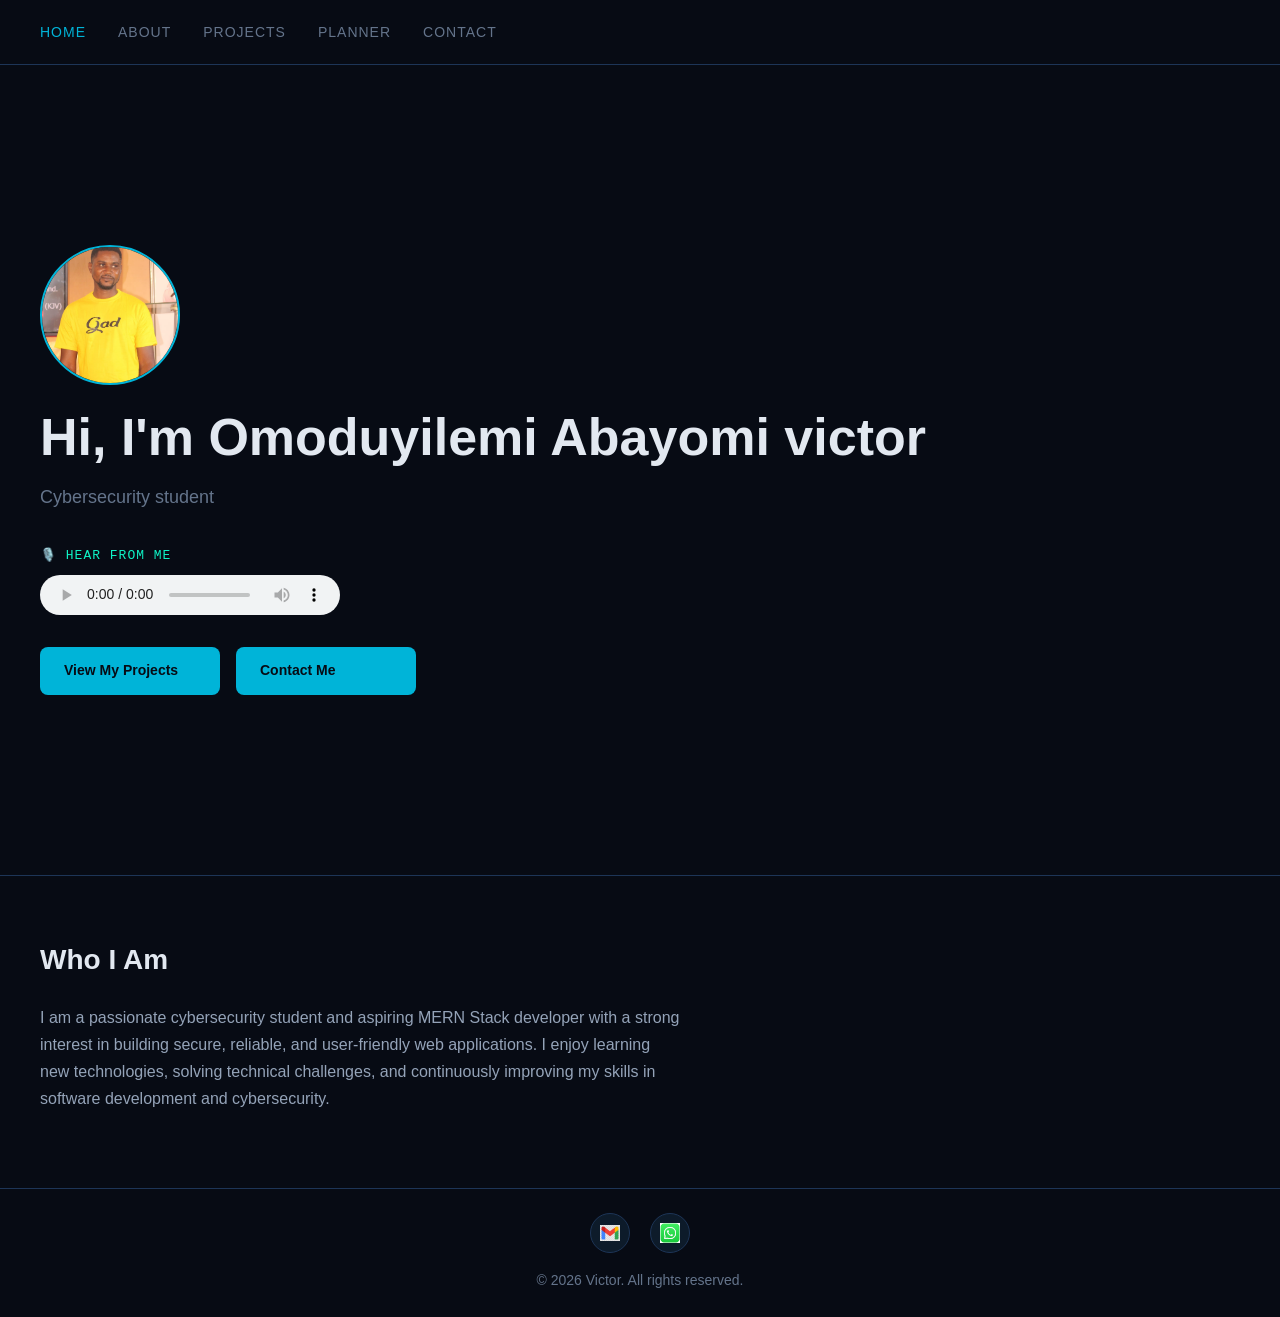
<file: index.html>
<!DOCTYPE html>
<html lang="en">
<head>
    <meta charset="UTF-8">
    <meta name="viewport" content="width=device-width, initial-scale=1.0">
    <title>Home</title>
    <link rel="preconnect" href="https://fonts.googleapis.com">
    <link rel="preconnect" href="https://fonts.gstatic.com" crossorigin>
    <link href="https://fonts.googleapis.com/css2?family=Inter:wght@400;500&family=JetBrains+Mono:wght@400;500&family=Space+Grotesk:wght@500;700&display=swap" rel="stylesheet">
    <link rel="stylesheet" href="css/index.css">
</head>
<body>

      <!-- NAVIGATION -->
    <header>
      <nav>
        <ul>
          <li><a href="index.html">Home</a></li>
          <li><a href="about.html">About</a></li>
          <li><a href="projects.html">Projects</a></li>
          <li><a href="planner.html">Planner</a></li>
          <li><a href="contact.html">Contact</a></li>
        </ul>
      </nav>
    </header>

     <!-- HERO SECTION (main intro area) -->
    <main>
  <section class="hero container">
    <img src="images/profile.png" alt="A photo of Victor" class="hero-image">
    <h1>Hi, I'm Omoduyilemi Abayomi victor</h1>
    <p class="hero-tagline">
      <span>Cybersecurity student</span> <br>
    </p>

    <div class="audio-container">
  <p class="audio-label">🎙️ Hear from me</p>
  <audio controls>
    <source src="audio/intro.mp3" type="audio/mpeg">
    Your browser can't play this audio. <a href="audio/intro.mp3">Download it here</a>
  </audio>
</div>

    <div class="hero-cta">
      <a href="projects.html" class="btn btn-solid">View My Projects</a>
      <a href="contact.html" class="btn">Contact Me</a>
    </div>
  </section>
 
  <section class="bio section container">
    <h2 class="section-heading">Who I Am</h2>
    <p>
      I am a passionate cybersecurity student and aspiring MERN Stack developer with a strong interest in building secure, reliable, and user-friendly web applications. I enjoy learning new technologies, solving technical challenges, and continuously improving my skills in software development and cybersecurity.
    </p>
  </section>
</main>

    <!-- FOOTER -->
    <footer>
       <div class="social-links">
    <a href="mailto:adefeyevictor@yahoo.com" target="_blank" aria-label="Email">
  <img src="images/email.png" alt="Email">
</a>

    
    <a href="https://wa.me/2348030781584" target="_blank" aria-label="WhatsApp" rel="noopener noreferrer">
    <img src="images/whatsapp.png" alt="WhatsApp">
  </a>
  </div>
   <p>&copy; 2026 Victor. All rights reserved.</p>
    </footer>

    <nav class="bottom-nav">
  <a href="index.html">
    Home
  </a>
  <a href="about.html">
    About
  </a>
  <a href="projects.html">
    Projects
  </a>
  <a href="planner.html">
    Planner
  </a>
  <a href="contact.html">
    Contact
  </a>
</nav>

    <script src="js/script.js"></script>
    
</body>
</html>
</file>
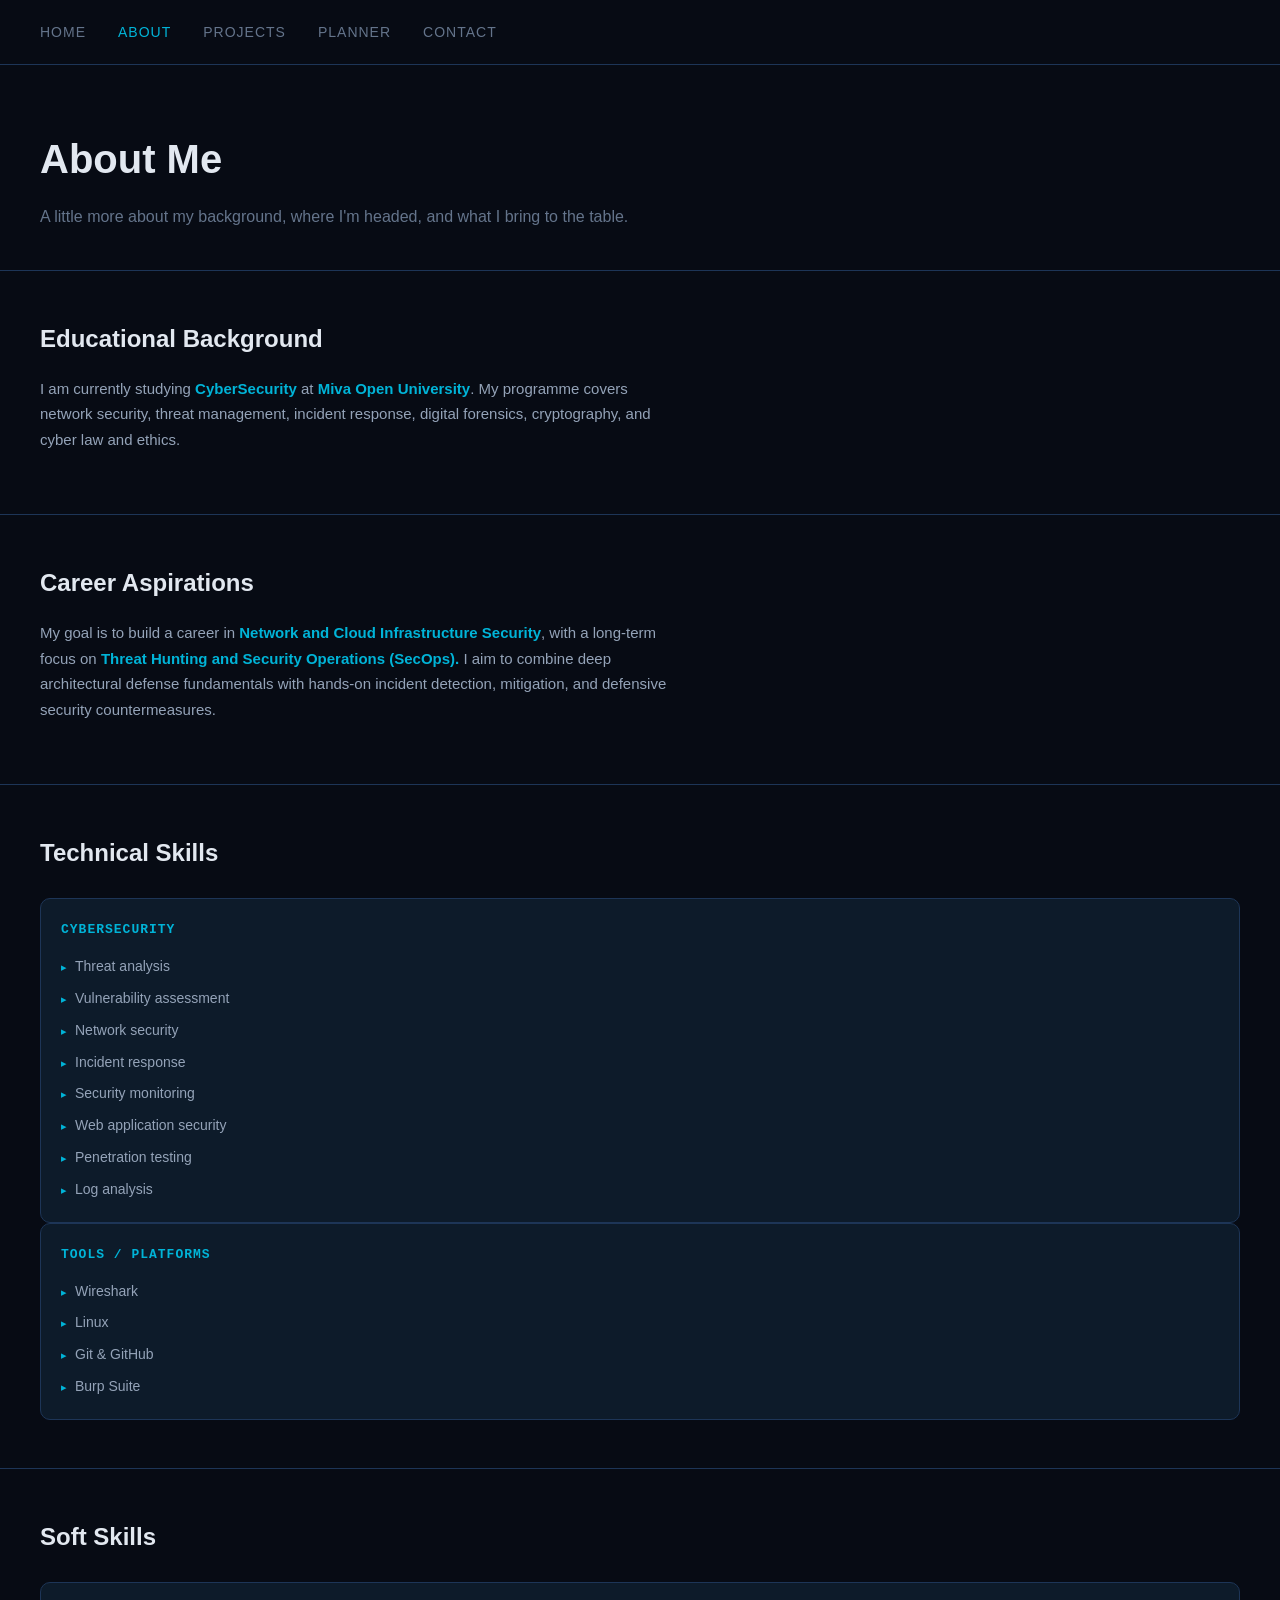
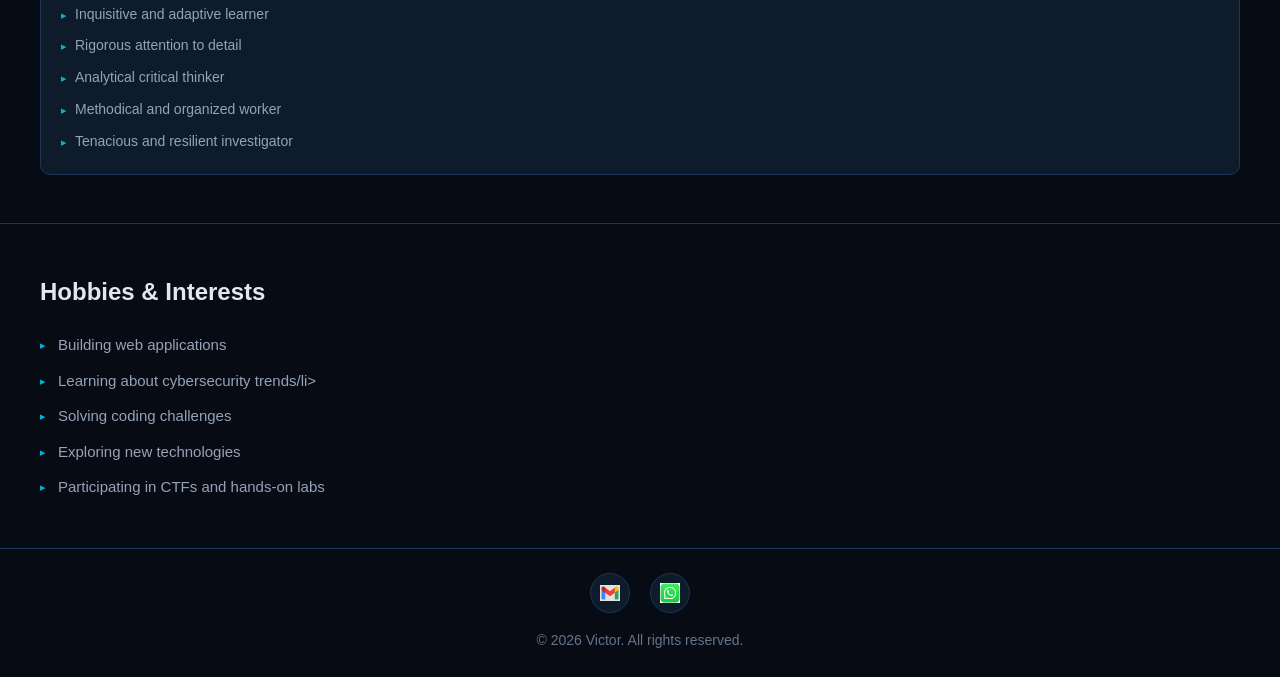
<file: about.html>
<!DOCTYPE html>
<html lang="en">
<head>
    <meta charset="UTF-8">
    <meta name="viewport" content="width=device-width, initial-scale=1.0">
    <title>About</title>
    <link rel="preconnect" href="https://fonts.googleapis.com">
    <link rel="preconnect" href="https://fonts.gstatic.com" crossorigin>
    <link href="https://fonts.googleapis.com/css2?family=Inter:wght@400;500&family=JetBrains+Mono:wght@400;500&family=Space+Grotesk:wght@500;700&display=swap" rel="stylesheet">
    <link rel="stylesheet" href="css/about.css">
</head>

<body>

    <header>
      <nav>
        <ul>
          <li><a href="index.html">Home</a></li>
          <li><a href="about.html">About</a></li>
          <li><a href="projects.html">Projects</a></li>
          <li><a href="planner.html">Planner</a></li>
          <li><a href="contact.html">Contact</a></li>
        </ul>
      </nav>
    </header>


    <main>

      <!-- PAGE TITLE -->
      <section class="page-intro container">
        <h1>About Me</h1>
        <p>A little more about my background, where I'm headed, and what I bring to the table.</p>
      </section>

      <!-- EDUCATIONAL BACKGROUND -->
      <section class="education section container">
        <h2>Educational Background</h2>
        <p>
          I am currently studying <strong>CyberSecurity</strong>
          at <strong>Miva Open University</strong>. My programme covers network security, threat management, incident response, digital forensics, cryptography, and cyber law and ethics. 
        </p>
      </section>

      <!-- CAREER ASPIRATIONS -->
      <section class="aspirations">
        <h2>Career Aspirations</h2>
        <p>
          My goal is to build a career in <strong>Network and Cloud Infrastructure Security</strong>, with a long-term focus on <strong>Threat Hunting and Security Operations (SecOps).</strong> I aim to combine deep architectural defense fundamentals with hands-on incident detection, mitigation, and defensive security countermeasures.
        </p>
      </section>

      <!-- TECHNICAL SKILLS -->
      <section class="skills">
        <h2>Technical Skills</h2>
        <div class="skill-group">
          <h3>CyberSecurity</h3>
          <ul>
            <li>Threat analysis</li>
            <li>Vulnerability assessment</li>
            <li>Network security</li>
            <li>Incident response</li>
            <li>Security monitoring</li>
            <li>Web application security</li>
            <li>Penetration testing</li>
            <li>Log analysis</li>
          </ul>
        </div>

        <div class="skill-group">
          <h3>Tools / Platforms</h3>
          <ul>
            <li>Wireshark</li>
            <li>Linux</li>
            <li>Git & GitHub</li>
            <li>Burp Suite</li>
          </ul>
        </div>
      </section>


      <!-- SOFT SKILLS -->
      <section class="skills">
        <h2>Soft Skills</h2>
        <div class="skill-group">
          <ul>
         <li>Inquisitive and adaptive learner</li>
<li>Rigorous attention to detail</li>
<li>Analytical critical thinker</li>
<li>Methodical and organized worker</li>
<li>Tenacious and resilient investigator</li>

          </ul>
        </div>
      </section>

      <!-- HOBBIES & INTERESTS -->
      <section class="hobbies">
        <h2>Hobbies & Interests</h2>
        <ul>
          <li>Building web applications</li>
          <li>Learning about cybersecurity trends/li>
          <li>Solving coding challenges</li>
          <li>Exploring new technologies</li>
          <li>Participating in CTFs and hands-on labs</li>
        </ul>
      </section>
    </main>

     <!-- FOOTER -->
   <footer>
       <div class="social-links">
    <a href="mailto:adefeyevictor@yahoo.com" target="_blank" aria-label="Email">
  <img src="images/email.png" alt="Email">
</a>

    
    <a href="https://wa.me/2348030781584" target="_blank" aria-label="WhatsApp" rel="noopener noreferrer">
    <img src="images/whatsapp.png" alt="WhatsApp">
  </a>
  </div>
   <p>&copy; 2026 Victor. All rights reserved.</p>
    </footer>

    <nav class="bottom-nav">
  <a href="index.html">
    Home
  </a>
  <a href="about.html">
    About
  </a>
  <a href="projects.html">
    Projects
  </a>
  <a href="planner.html">
    Planner
  </a>
  <a href="contact.html">
    Contact
  </a>
</nav>

    <script src="js/script.js"></script>
    
</body>
</html>
</file>
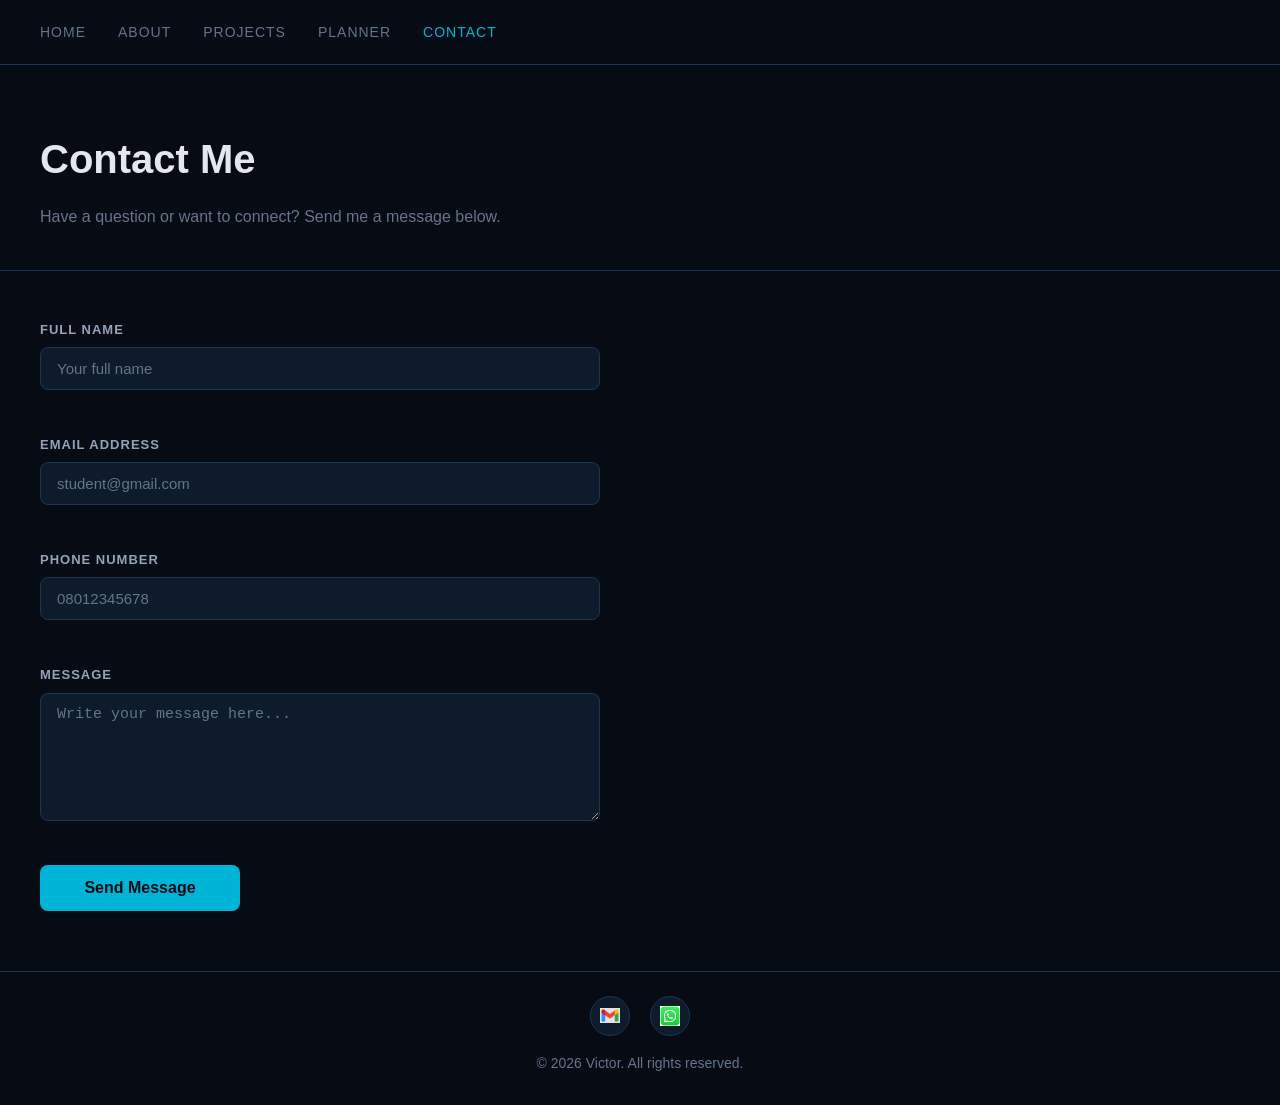
<file: contact.html>
<!DOCTYPE html>
<html lang="en">
<head>
    <meta charset="UTF-8">
    <meta name="viewport" content="width=device-width, initial-scale=1.0">
    <title>Contact</title>
    <link rel="preconnect" href="https://fonts.googleapis.com">
    <link rel="preconnect" href="https://fonts.gstatic.com" crossorigin>
    <link href="https://fonts.googleapis.com/css2?family=Inter:wght@400;500&family=JetBrains+Mono:wght@400;500&family=Space+Grotesk:wght@500;700&display=swap" rel="stylesheet">
    <link rel="stylesheet" href="css/contact.css">
</head>
<body>

    <header>
      <nav>
        <ul>
          <li><a href="index.html">Home</a></li>
          <li><a href="about.html">About</a></li>
          <li><a href="projects.html">Projects</a></li>
          <li><a href="planner.html">Planner</a></li>
          <li><a href="contact.html">Contact</a></li>
        </ul>
      </nav>
    </header>

     <main>

      <section class="page-intro container">
        <h1>Contact Me</h1>
        <p>Have a question or want to connect? Send me a message below.</p>
      </section>

       <section class="contact-section">

        <form id="contact-form" novalidate>

          <!-- NAME FIELD -->
          <div class="form-group">
            <label for="name">Full Name</label>
            <input
              type="text"
              id="name"
              name="name"
              placeholder="Your full name"
            >
            <span class="error-msg" id="name-error"></span>
          </div>


          <!-- EMAIL FIELD -->
          <div class="form-group">
            <label for="email">Email Address</label>
            <input
              type="email"
              id="email"
              name="email"
              placeholder="student@gmail.com"
            >
            <span class="error-msg" id="email-error"></span>
          </div>

           <!-- PHONE FIELD -->
          <div class="form-group">
            <label for="phone">Phone Number</label>
            <input
              type="tel"
              id="phone"
              name="phone"
              placeholder="08012345678"
            >
            <span class="error-msg" id="phone-error"></span>
          </div>

          <!-- MESSAGE FIELD -->
          <div class="form-group">
            <label for="message">Message</label>
            <textarea
              id="message"
              name="message"
              rows="6"
              placeholder="Write your message here..."
            ></textarea>
            <span class="error-msg" id="message-error"></span>
          </div>

          <button type="submit" id="submit-btn">Send Message</button>

           <!-- SUCCESS MESSAGE (hidden until form submits successfully) -->
          <p id="success-msg" class="success-msg">
            Your message has been sent successfully!
          </p>

        </form>
      </section>
    </main>

   <footer>
       <div class="social-links">
    <a href="mailto:adefeyevictor@yahoo.com" target="_blank" aria-label="Email">
  <img src="images/email.png" alt="Email">
</a>

    
    <a href="https://wa.me/2348030781584" target="_blank" aria-label="WhatsApp" rel="noopener noreferrer">
    <img src="images/whatsapp.png" alt="WhatsApp">
  </a>
  </div>
   <p>&copy; 2026 Victor. All rights reserved.</p>
    </footer>

    <nav class="bottom-nav">
  <a href="index.html">
    Home
  </a>
  <a href="about.html">
    About
  </a>
  <a href="projects.html">
    Projects
  </a>
  <a href="planner.html">
    Planner
  </a>
  <a href="contact.html">
    Contact
  </a>
</nav>

    <script src="js/script.js"></script>
</body>
</html>
</file>
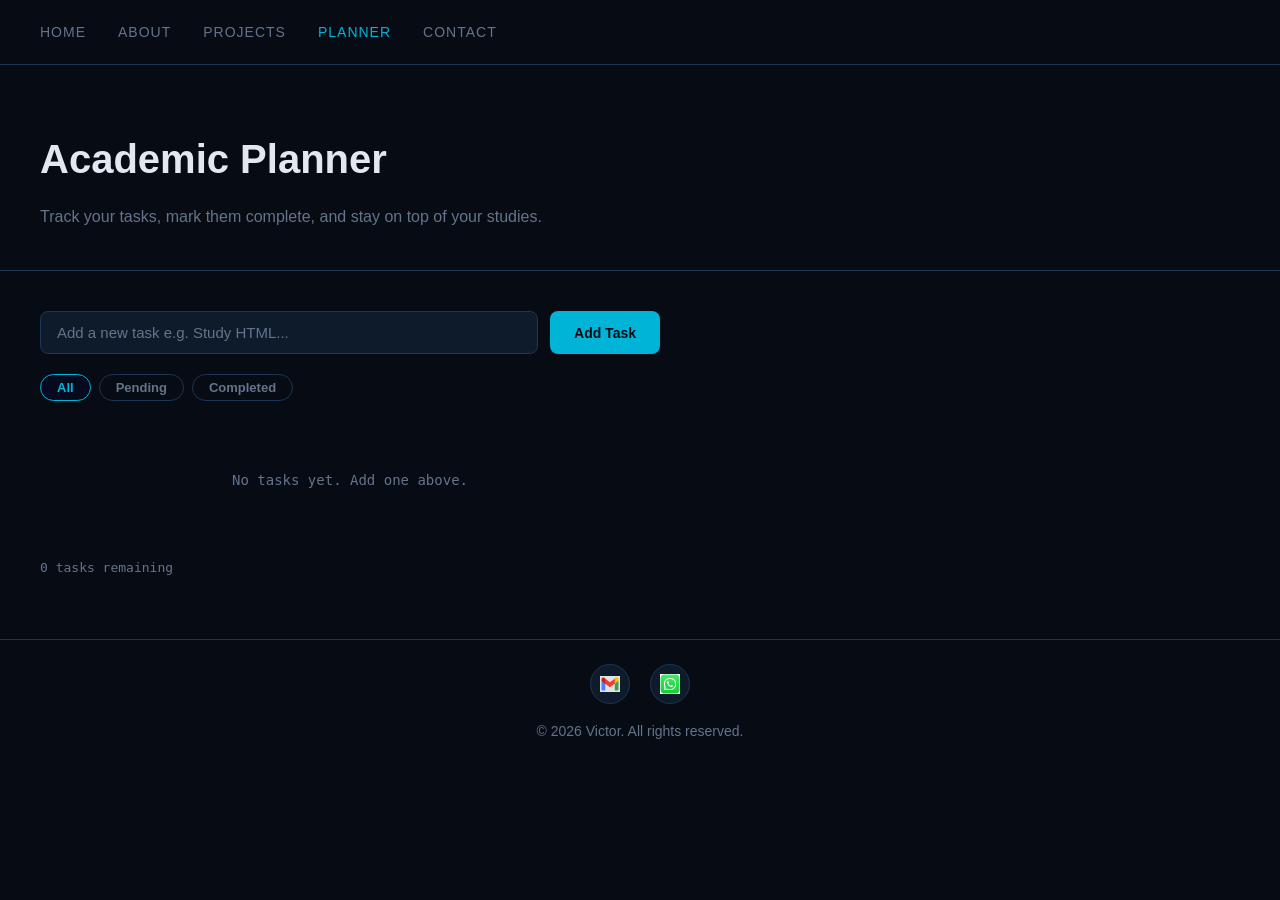
<file: planner.html>
<!DOCTYPE html>
<html lang="en">
<head>
    <meta charset="UTF-8">
    <meta name="viewport" content="width=device-width, initial-scale=1.0">
    <title>Planner</title>
    <link rel="preconnect" href="https://fonts.googleapis.com">
    <link rel="preconnect" href="https://fonts.gstatic.com" crossorigin>
    <link href="https://fonts.googleapis.com/css2?family=Inter:wght@400;500&family=JetBrains+Mono:wght@400;500&family=Space+Grotesk:wght@500;700&display=swap" rel="stylesheet">
    <link rel="stylesheet" href="css/planner.css">
</head>
<body>

    <header>
      <nav>
        <ul>
          <li><a href="index.html">Home</a></li>
          <li><a href="about.html">About</a></li>
          <li><a href="projects.html">Projects</a></li>
          <li><a href="planner.html">Planner</a></li>
          <li><a href="contact.html">Contact</a></li>
        </ul>
      </nav>
    </header>

     <main>

      <section class="page-intro container">
        <h1>Academic Planner</h1>
        <p>Track your tasks, mark them complete, and stay on top of your studies.</p>
      </section>

      <section class="planner">

        <!-- INPUT AREA -->
        <div class="planner-input">
          <input
            type="text"
            id="task-input"
            placeholder="Add a new task e.g. Study HTML..."
          >
          <button id="add-btn">Add Task</button>
        </div>

         <!-- FILTER BUTTONS -->
        <div class="planner-filters">
          <button class="filter-btn active" data-filter="all">All</button>
          <button class="filter-btn" data-filter="pending">Pending</button>
          <button class="filter-btn" data-filter="completed">Completed</button>
        </div>


        <ul id="task-list">
          Tasks will appear here dynamically
        </ul>

        <!-- TASK COUNTER -->
        <p id="task-counter">0 tasks remaining</p>

      </section>
    </main>

    <footer>
       <div class="social-links">
    <a href="mailto:adefeyevictor@yahoo.com" target="_blank" aria-label="Email">
  <img src="images/email.png" alt="Email">
</a>

    
    <a href="https://wa.me/2348030781584" target="_blank" aria-label="WhatsApp" rel="noopener noreferrer">
    <img src="images/whatsapp.png" alt="WhatsApp">
  </a>
  </div>
   <p>&copy; 2026 Victor. All rights reserved.</p>
    </footer>

    <nav class="bottom-nav">
  <a href="index.html">
    Home
  </a>
  <a href="about.html">
    About
  </a>
  <a href="projects.html">
    Projects
  </a>
  <a href="planner.html">
    Planner
  </a>
  <a href="contact.html">
    Contact
  </a>
</nav>

    <script src="js/script.js"></script>

    
</body>
</html>
</file>
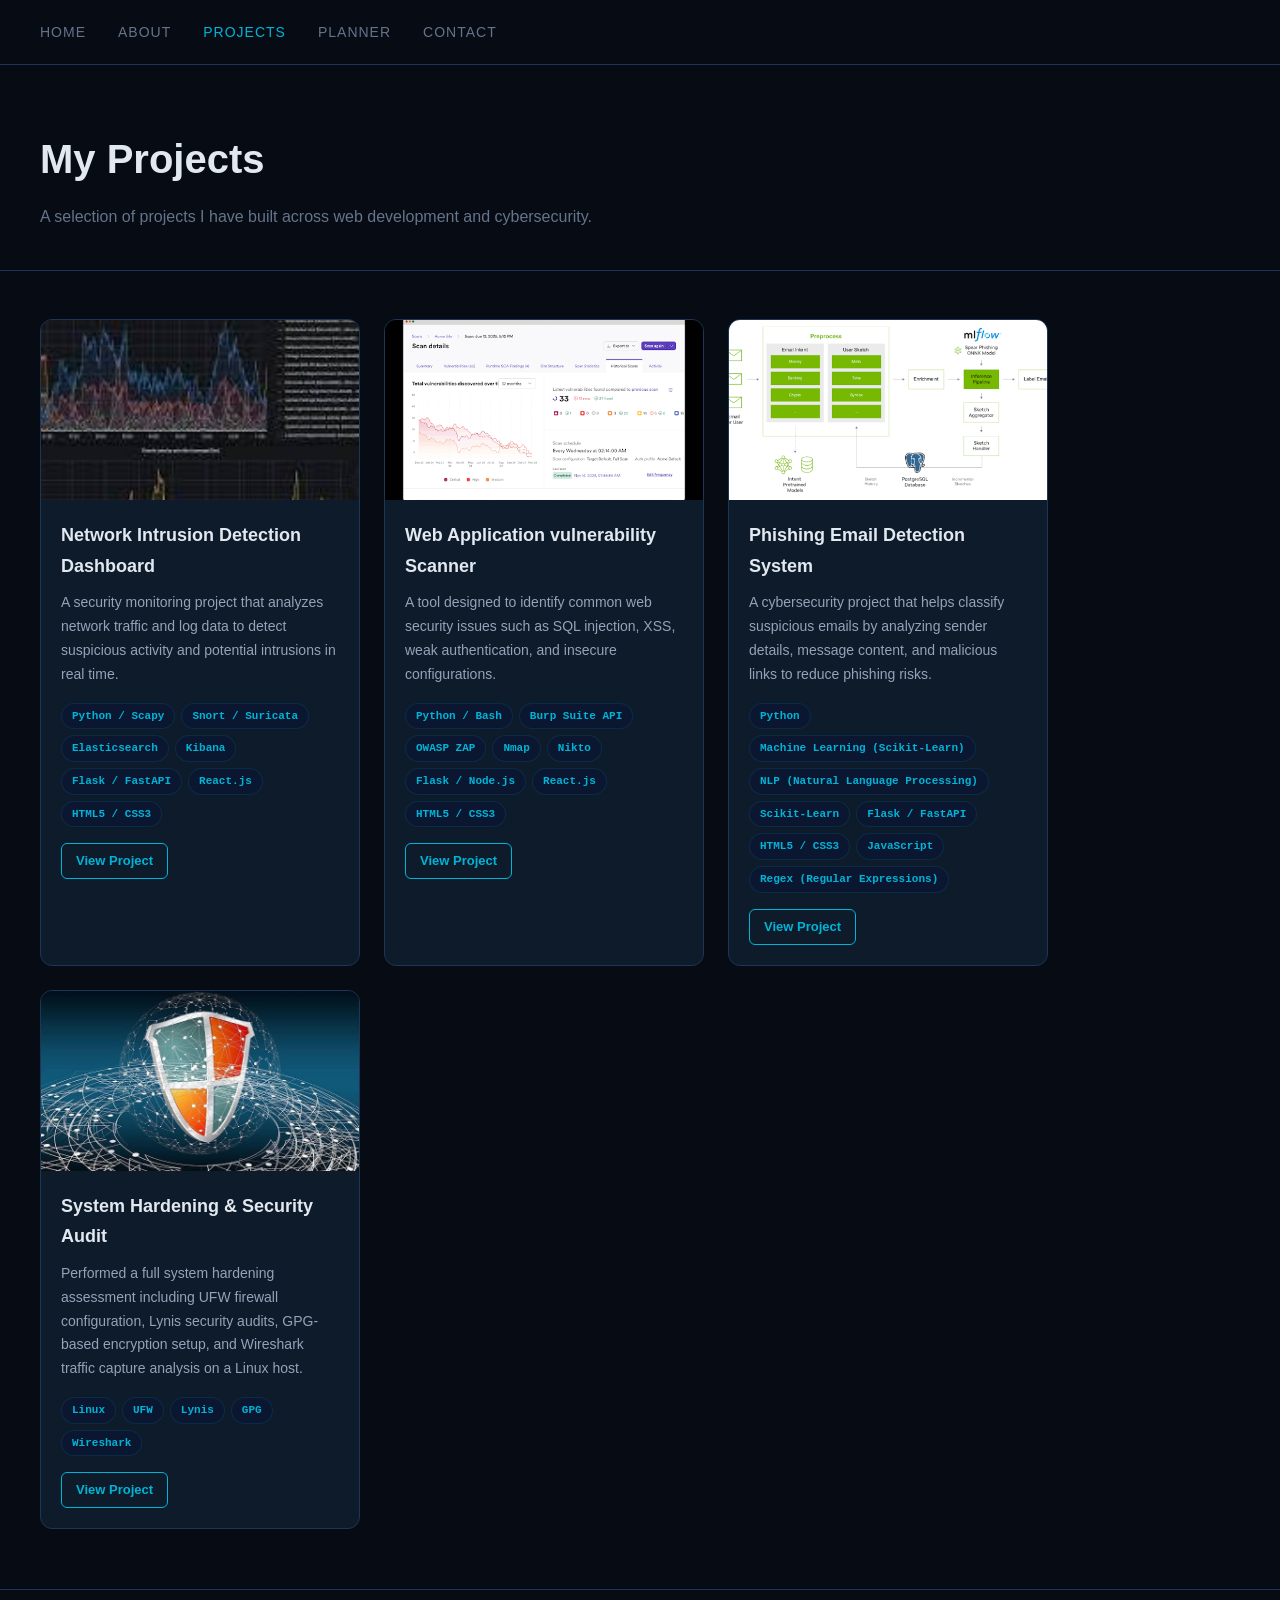
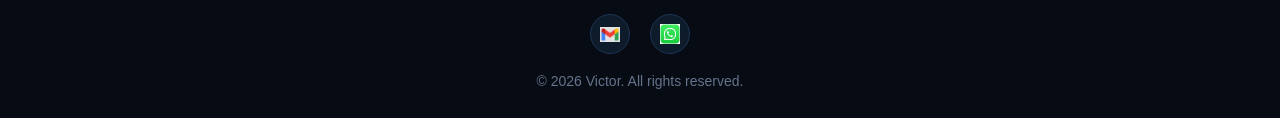
<file: projects.html>
<!DOCTYPE html>
<html lang="en">
<head>
    <meta charset="UTF-8">
    <meta name="viewport" content="width=device-width, initial-scale=1.0">
    <title>Projects</title>
    <link rel="preconnect" href="https://fonts.googleapis.com">
    <link rel="preconnect" href="https://fonts.gstatic.com" crossorigin>
    <link href="https://fonts.googleapis.com/css2?family=Inter:wght@400;500&family=JetBrains+Mono:wght@400;500&family=Space+Grotesk:wght@500;700&display=swap" rel="stylesheet">
    <link rel="stylesheet" href="css/projects.css">
</head>
<body>

    <header>
      <nav>
        <ul>
          <li><a href="index.html">Home</a></li>
          <li><a href="about.html">About</a></li>
          <li><a href="projects.html">Projects</a></li>
          <li><a href="planner.html">Planner</a></li>
          <li><a href="contact.html">Contact</a></li>
        </ul>
      </nav>
    </header>


     <main>

      <section class="page-intro container">
        <h1>My Projects</h1>
        <p>A selection of projects I have built across web development and cybersecurity.</p>
      </section>

      <section class="projects-grid">

        <!-- PROJECT 1 -->
        <div class="card">
          <img src="images/pro1.png" alt="Screenshot of a REST API project">
          <div class="card-body">
            <h2>Network Intrusion Detection Dashboard</h2> 
            <p>
              A security monitoring project that analyzes network traffic and log data to detect suspicious activity and potential intrusions in real time.
            </p>
            <ul class="tech-tags">
              <li>Python / Scapy</li>
              <li>Snort / Suricata</li>
              <li>Elasticsearch</li>
              <li>Kibana</li>
              <li>Flask / FastAPI</li>
              <li>React.js</li>
              <li>HTML5 / CSS3</li>
            </ul>
            <a href="#" class="btn">View Project</a>
          </div>
        </div>

        <!-- PROJECT 2 -->
        <div class="card">
          <img src="images/pro2.png" alt="Screenshot of a React dashboard">
          <div class="card-body">
            <h2>Web Application vulnerability Scanner</h2>
            <p>
              A tool designed to identify common web security issues such as SQL injection, XSS, weak authentication, and insecure configurations.
            </p>
           <ul class="tech-tags">
            <li>Python / Bash</li>
            <li>Burp Suite API</li>
            <li>OWASP ZAP</li>
            <li>Nmap</li>
            <li>Nikto</li>
            <li>Flask / Node.js</li>
            <li>React.js</li>
            <li>HTML5 / CSS3</li>
            </ul>
            <a href="#" class="btn">View Project</a>
          </div>
        </div>

        <!-- PROJECT 3 -->
        <div class="card">
          <img src="images/pro3.png" alt="Screenshot of portfolio website">
          <div class="card-body">
            <h2>Phishing Email Detection System</h2>
            <p>
              A cybersecurity project that helps classify suspicious emails by analyzing sender details, message content, and malicious links to reduce phishing risks.
            </p>
            <ul class="tech-tags">
             <li>Python</li>
             <li>Machine Learning (Scikit-Learn)</li>
             <li>NLP (Natural Language Processing)</li>
             <li>Scikit-Learn</li>
             <li>Flask / FastAPI</li>
             <li>HTML5 / CSS3</li>
             <li>JavaScript</li>
             <li>Regex (Regular Expressions)</li>
            </ul>
            <a href="#" class="btn">View Project</a>
          </div>
        </div>

        <!-- PROJECT 4 -->
        <div class="card">
          <img src="images/pro4.png" alt="Screenshot of portfolio website">
          <div class="card-body">
            <h2>System Hardening & Security Audit</h2>
            <p>
              Performed a full system hardening assessment including UFW firewall configuration, Lynis security audits, GPG-based encryption setup, and Wireshark traffic capture analysis on a Linux host.
            </p>
            <ul class="tech-tags">
              <li>Linux</li>
              <li>UFW</li>
              <li>Lynis</li>
              <li>GPG</li>
              <li>Wireshark</li>
            </ul>
            <a href="#" class="btn">View Project</a>
          </div>
        </div>

      </section>

    </main>

    <footer>
       <div class="social-links">
    <a href="mailto:adefeyevictor@yahoo.com" target="_blank" aria-label="Email">
  <img src="images/email.png" alt="Email">
</a>

    
    <a href="https://wa.me/2348030781584" target="_blank" aria-label="WhatsApp" rel="noopener noreferrer">
    <img src="images/whatsapp.png" alt="WhatsApp">
  </a>
  </div>
   <p>&copy; 2026 Victor. All rights reserved.</p>
    </footer>

    <nav class="bottom-nav">
  <a href="index.html">
    Home
  </a>
  <a href="about.html">
    About
  </a>
  <a href="projects.html">
    Projects
  </a>
  <a href="planner.html">
    Planner
  </a>
  <a href="contact.html">
    Contact
  </a>
</nav>

    <script src="js/script.js"></script>
    
</body>
</html>
</file>
<file: css/index.css>
* {
    margin: 0;
    padding: 0;
    box-sizing: border-box;
}

body {
    background-color: #070b14;
    color: #e2e8f0;
    font-family: 'Segoe UI', sans-serif;
    font-size: 16px;
    line-height: 1.7;
}

a {
    text-decoration: none;
    color: inherit;
}

ul {
    list-style: none;
}

img {
    max-width: 100%;
    display: block;
}

/* NAV */

header {
    background-color: #070b14;
    border-bottom: 1px solid #1d3557;
    padding: 0 40px;
    height: 65px;
    display: flex;
    align-items: center;
    position: sticky;
    top: 0;
    z-index: 50;
}

header nav ul {
    display: flex;
    gap: 32px;
    margin-left: auto;
}

header nav a {
    font-size: 14px;
    font-weight: 500;
    color: #64748b;
    text-transform: uppercase;
    letter-spacing: 1px;
}

header nav a:hover {
    color: #00b4d8;
}

header nav a.active {
    color: #00b4d8;
}

/* BOTTOM NAV - hidden on desktop */

.bottom-nav {
    display: none;
}

/* HERO */

.hero {
    min-height: 90vh;
    display: flex;
    flex-direction: column;
    justify-content: center;
    padding: 60px 40px;
}

.hero-image {
    width: 140px;
    height: 140px;
    border-radius: 50%;
    object-fit: cover;
    border: 2px solid #00b4d8;
    margin-bottom: 24px;
}

.hero-eyebrow {
    font-size: 13px;
    color: #00b4d8;
    letter-spacing: 2px;
    text-transform: uppercase;
    margin-bottom: 12px;
    font-family: monospace;
}

.hero h1 {
    font-size: 52px;
    font-weight: 700;
    color: #e2e8f0;
    line-height: 1.1;
    margin-bottom: 16px;
}



@keyframes blink {
    0%, 100% { opacity: 1; }
    50% { opacity: 0; }
}

.hero-tagline {
    font-size: 18px;
    color: #64748b;
    margin-bottom: 32px;
}

.hero-cta {
    display: flex;
    gap: 16px;
    align-items: center;
}

.btn-solid {
    background-color: #00b4d8;
    color: #070b14;
    font-weight: 700;
    font-size: 14px;
    padding: 12px 24px;
    border-radius: 8px;
    display: inline-block;
    width: 180px;
}
.btn {
    background-color: #00b4d8;
    color: #070b14;
    font-weight: 700;
    font-size: 14px;
    padding: 12px 24px;
    border-radius: 8px;
    display: inline-block;
    width: 180px;
}

.btn-solid:hover {
    background-color: #0096c7;
}

.btn-outline {
    background-color: transparent;
    color: #00b4d8;
    font-weight: 600;
    font-size: 14px;
    padding: 12px 24px;
    border-radius: 8px;
    border: 1px solid #00b4d8;
    display: inline-block;
}

.btn-outline:hover {
    background-color: #00b4d8;
    color: #070b14;
}

/* BIO */

.bio {
    padding: 60px 40px;
    border-top: 1px solid #1d3557;
}

.bio h2 {
    font-size: 28px;
    font-weight: 700;
    color: #e2e8f0;
    margin-bottom: 20px;
}

.bio p {
    font-size: 16px;
    color: #94a3b8;
    max-width: 640px;
    margin-bottom: 16px;
}

/* FOOTER */

footer {
    border-top: 1px solid #1d3557;
    padding: 24px 40px;
    text-align: center;
    display: flex;
    flex-direction: column;
    align-items: center;
    gap: 16px;
}

footer p {
    color: #64748b;
    font-size: 14px;
}

.social-links {
    display: flex;
    gap: 20px;
    align-items: center;
}

.social-links a {
    display: flex;
    align-items: center;
    justify-content: center;
    width: 40px;
    height: 40px;
    border-radius: 50%;
    background-color: #0d1b2a;
    border: 1px solid #1d3557;
    transition: border-color 0.25s;
}

.social-links a:hover {
    border-color: #00b4d8;
}

.social-links img {
    width: 20px;
    height: 20px;
    object-fit: contain;
}

.audio-container {
    display: flex;
    flex-direction: column;
    gap: 8px;
    margin-bottom: 32px;
}

.audio-label {
    font-size: 13px;
    color: #0ff4c6;
    font-family: monospace;
    letter-spacing: 1px;
    text-transform: uppercase;
}

audio {
    width: 300px;
    height: 40px;
    border-radius: 8px;
    outline: none;
    accent-color: #0ff4c6;
}

/* MOBILE */

@media (max-width: 768px) {

    header {
        display: none;
    }

    .bottom-nav {
        display: flex;
        position: fixed;
        bottom: 0;
        left: 0;
        right: 0;
        height: 65px;
        background-color: #0d1b2a;
        border-top: 1px solid #1d3557;
        justify-content: space-around;
        align-items: center;
        z-index: 50;
    }

    .bottom-nav a {
        display: flex;
        flex-direction: column;
        align-items: center;
        gap: 3px;
        color: #64748b;
        font-size: 10px;
        text-transform: uppercase;
        letter-spacing: 0.5px;
        flex: 1;
        padding: 8px 0;
    }

    .bottom-nav a:hover,
    .bottom-nav a.active {
        color: #00b4d8;
    }

    .bottom-nav .nav-icon {
        font-size: 20px;
    }

    body {
        padding-bottom: 72px;
    }

    .hero {
        padding: 40px 20px;
        min-height: auto;
    }

    .hero h1 {
        font-size: 32px;
    }

    .hero-image {
        width: 110px;
        height: 110px;
    }

    .hero-cta {
        display: flex;
        flex-direction: row;  
        gap: 15px;   
        align-items: stretch;
    }


    .hero-cta .btn-solid {
    white-space: nowrap; 
  }


    .bio {
        padding: 40px 20px;
    }

    footer {
    border-top: 1px solid #1d3557;
    padding: 24px 40px;
    text-align: center;
    display: flex;
    flex-direction: column;
    align-items: center;
    gap: 16px;
}

footer p {
    color: #64748b;
    font-size: 14px;
}

.social-links {
    display: flex;
    gap: 20px;
    align-items: center;
}

.social-links a {
    display: flex;
    align-items: center;
    justify-content: center;
    width: 40px;
    height: 40px;
    border-radius: 50%;
    background-color: #0d1b2a;
    border: 1px solid #1d3557;
    transition: border-color 0.25s;
}

.social-links a:hover {
    border-color: #00b4d8;
}

.social-links img {
    width: 20px;
    height: 20px;
    object-fit: contain;
}
}
</file>
<file: css/about.css>
* {
    margin: 0;
    padding: 0;
    box-sizing: border-box;
}

body {
    background-color: #070b14;
    color: #e2e8f0;
    font-family: 'Segoe UI', sans-serif;
    font-size: 16px;
    line-height: 1.7;
}

a {
    text-decoration: none;
    color: inherit;
}

ul {
    list-style: none;
}

img {
    max-width: 100%;
    display: block;
}

/* NAV */

header {
    background-color: #070b14;
    border-bottom: 1px solid #1d3557;
    padding: 0 40px;
    height: 65px;
    display: flex;
    align-items: center;
    position: sticky;
    top: 0;
    z-index: 50;
}

header nav ul {
    display: flex;
    gap: 32px;
    margin-left: auto;
}

header nav a {
    font-size: 14px;
    font-weight: 500;
    color: #64748b;
    text-transform: uppercase;
    letter-spacing: 1px;
}

header nav a:hover {
    color: #00b4d8;
}

header nav a.active {
    color: #00b4d8;
}

/* BOTTOM NAV - hidden on desktop */

.bottom-nav {
    display: none;
}

/* PAGE INTRO */

.page-intro {
    padding: 60px 40px 40px;
    border-bottom: 1px solid #1d3557;
    margin-bottom: 48px;
}

.page-intro h1 {
    font-size: 40px;
    font-weight: 700;
    color: #e2e8f0;
    margin-bottom: 10px;
}

.page-intro p {
    font-size: 16px;
    color: #64748b;
}

/* EDUCATION */

.education {
    padding: 0 40px 48px;
}

.education h2 {
    font-size: 24px;
    font-weight: 700;
    color: #e2e8f0;
    margin-bottom: 16px;
}

.education p {
    font-size: 15px;
    color: #94a3b8;
    max-width: 640px;
    margin-bottom: 14px;
}

.education strong {
    color: #00b4d8;
    font-weight: 600;
}

/* ASPIRATIONS */

.aspirations {
    padding: 0 40px 48px;
    border-top: 1px solid #1d3557;
    padding-top: 48px;
}

.aspirations h2 {
    font-size: 24px;
    font-weight: 700;
    color: #e2e8f0;
    margin-bottom: 16px;
}

.aspirations p {
    font-size: 15px;
    color: #94a3b8;
    max-width: 640px;
    margin-bottom: 14px;
}

.aspirations strong {
    color: #00b4d8;
    font-weight: 600;
}

/* SKILLS */

.skills {
    padding: 48px 40px;
    border-top: 1px solid #1d3557;
}

.skills h2 {
    font-size: 24px;
    font-weight: 700;
    color: #e2e8f0;
    margin-bottom: 24px;
}

.skills-grid {
    display: flex;
    gap: 16px;
    flex-wrap: wrap;
}

.skill-group {
    background-color: #0d1b2a;
    border: 1px solid #1d3557;
    border-radius: 10px;
    padding: 20px;
    min-width: 200px;
    flex: 1;
}

.skill-group h3 {
    font-size: 13px;
    font-weight: 700;
    color: #00b4d8;
    text-transform: uppercase;
    letter-spacing: 1px;
    margin-bottom: 14px;
    font-family: monospace;
}

.skill-group ul {
    display: flex;
    flex-direction: column;
    gap: 8px;
}

.skill-group li {
    font-size: 14px;
    color: #94a3b8;
    padding-left: 14px;
    position: relative;
}

.skill-group li::before {
    content: '▸';
    position: absolute;
    left: 0;
    color: #00b4d8;
    font-size: 11px;
    top: 3px;
}

/* HOBBIES */

.hobbies {
    padding: 48px 40px;
    border-top: 1px solid #1d3557;
}

.hobbies h2 {
    font-size: 24px;
    font-weight: 700;
    color: #e2e8f0;
    margin-bottom: 20px;
}

.hobbies ul {
    display: flex;
    flex-direction: column;
    gap: 10px;
}

.hobbies li {
    font-size: 15px;
    color: #94a3b8;
    padding-left: 18px;
    position: relative;
}

.hobbies li::before {
    content: '▸';
    position: absolute;
    left: 0;
    color: #00b4d8;
    font-size: 11px;
    top: 4px;
}

/* FOOTER */

footer {
    border-top: 1px solid #1d3557;
    padding: 24px 40px;
    text-align: center;
    display: flex;
    flex-direction: column;
    align-items: center;
    gap: 16px;
}

footer p {
    color: #64748b;
    font-size: 14px;
}

.social-links {
    display: flex;
    gap: 20px;
    align-items: center;
}

.social-links a {
    display: flex;
    align-items: center;
    justify-content: center;
    width: 40px;
    height: 40px;
    border-radius: 50%;
    background-color: #0d1b2a;
    border: 1px solid #1d3557;
    transition: border-color 0.25s;
}

.social-links a:hover {
    border-color: #00b4d8;
}

.social-links img {
    width: 20px;
    height: 20px;
    object-fit: contain;
}

/* MOBILE */

@media (max-width: 768px) {

    header {
        display: none;
    }

    .bottom-nav {
        display: flex;
        position: fixed;
        bottom: 0;
        left: 0;
        right: 0;
        height: 64px;
        background-color: #0d1b2a;
        border-top: 1px solid #1d3557;
        justify-content: space-around;
        align-items: center;
        z-index: 50;
    }

    .bottom-nav a {
        display: flex;
        flex-direction: column;
        align-items: center;
        gap: 3px;
        color: #64748b;
        font-size: 10px;
        text-transform: uppercase;
        letter-spacing: 0.5px;
        flex: 1;
        padding: 8px 0;
    }

    .bottom-nav a:hover,
    .bottom-nav a.active {
        color: #00b4d8;
    }

    .bottom-nav .nav-icon {
        font-size: 20px;
    }
 
    body {
        padding-bottom: 72px;
    }

    .page-intro {
        padding: 40px 20px 30px;
    }

    .page-intro h1 {
        font-size: 28px;
    }

    .skill-group{
       margin-bottom: 15px;
    }

    .education,
    .aspirations,
    .skills,
    .hobbies {
        padding-left: 20px;
        padding-right: 20px;
    }

    .skills-grid {
        flex-direction: column;
    }

    footer {
    border-top: 1px solid #1d3557;
    padding: 24px 40px;
    text-align: center;
    display: flex;
    flex-direction: column;
    align-items: center;
    gap: 16px;
}

footer p {
    color: #64748b;
    font-size: 14px;
}

.social-links {
    display: flex;
    gap: 20px;
    align-items: center;
}

.social-links a {
    display: flex;
    align-items: center;
    justify-content: center;
    width: 40px;
    height: 40px;
    border-radius: 50%;
    background-color: #0d1b2a;
    border: 1px solid #1d3557;
    transition: border-color 0.25s;
}

.social-links a:hover {
    border-color: #00b4d8;
}

.social-links img {
    width: 20px;
    height: 20px;
    object-fit: contain;
}
}
</file>
<file: css/contact.css>
* {
    margin: 0;
    padding: 0;
    box-sizing: border-box;
}

body {
    background-color: #070b14;
    color: #e2e8f0;
    font-family: 'Segoe UI', sans-serif;
    font-size: 16px;
    line-height: 1.7;
}

a {
    text-decoration: none;
    color: inherit;
}

ul {
    list-style: none;
}

img {
    max-width: 100%;
    display: block;
}

/* NAV */

header {
    background-color: #070b14;
    border-bottom: 1px solid #1d3557;
    padding: 0 40px;
    height: 65px;
    display: flex;
    align-items: center;
    position: sticky;
    top: 0;
    z-index: 50;
}

header nav ul {
    display: flex;
    gap: 32px;
    margin-left: auto;
}

header nav a {
    font-size: 14px;
    font-weight: 500;
    color: #64748b;
    text-transform: uppercase;
    letter-spacing: 1px;
}

header nav a:hover {
    color: #00b4d8;
}

header nav a.active {
    color: #00b4d8;
}

/* BOTTOM NAV - hidden on desktop */

.bottom-nav {
    display: none;
}

/* PAGE INTRO */

.page-intro {
    padding: 60px 40px 40px;
    border-bottom: 1px solid #1d3557;
    margin-bottom: 48px;
}

.page-intro h1 {
    font-size: 40px;
    font-weight: 700;
    color: #e2e8f0;
    margin-bottom: 10px;
}

.page-intro p {
    font-size: 16px;
    color: #64748b;
}

/* CONTACT FORM SECTION */

.contact-section {
    padding: 0 40px 60px;
    max-width: 640px;
}

#contact-form {
    display: flex;
    flex-direction: column;
    gap: 20px;
}

/* EACH LABEL + INPUT GROUP */

.form-group {
    display: flex;
    flex-direction: column;
    gap: 6px;
}

.form-group label {
    font-size: 13px;
    font-weight: 600;
    color: #94a3b8;
    text-transform: uppercase;
    letter-spacing: 1px;
}

.form-group input,
.form-group textarea {
    background-color: #0d1b2a;
    border: 1px solid #1d3557;
    border-radius: 8px;
    padding: 12px 16px;
    color: #e2e8f0;
    font-size: 15px;
    outline: none;
    resize: vertical;
}

.form-group input:focus,
.form-group textarea:focus {
    border-color: #00b4d8;
}

.form-group input::placeholder,
.form-group textarea::placeholder {
    color: #64748b;
}

/* RED BORDER when field has error */

.form-group.has-error input,
.form-group.has-error textarea {
    border-color: #f87171;
}

/* ERROR MESSAGE */

.error-msg {
    font-size: 13px;
    color: #f87171;
    font-family: monospace;
    min-height: 18px;
}

/* SUBMIT BUTTON */

#submit-btn {
    background-color: #00b4d8;
    color: #070b14;
    font-size: 16px;
    font-weight: 700;
    padding: 14px;
    border-radius: 8px;
    border: none;
    cursor: pointer;
    width: 200px;
}

#submit-btn:hover {
    background-color: #0096c7;
}

#submit-btn:disabled {
    opacity: 0.6;
    cursor: not-allowed;
}

/* SUCCESS MESSAGE - hidden until form submits */

.success-msg {
    display: none;
    font-size: 14px;
    color: #34d399;
    font-family: monospace;
    padding: 14px 16px;
    border: 1px solid #34d399;
    border-radius: 8px;
    background-color: #0a2a1e;
}

.success-msg.visible {
    display: block;
}

/* FOOTER */

footer {
    border-top: 1px solid #1d3557;
    padding: 24px 40px;
    text-align: center;
    display: flex;
    flex-direction: column;
    align-items: center;
    gap: 16px;
}

footer p {
    color: #64748b;
    font-size: 14px;
}

.social-links {
    display: flex;
    gap: 20px;
    align-items: center;
}

.social-links a {
    display: flex;
    align-items: center;
    justify-content: center;
    width: 40px;
    height: 40px;
    border-radius: 50%;
    background-color: #0d1b2a;
    border: 1px solid #1d3557;
    transition: border-color 0.25s;
}

.social-links a:hover {
    border-color: #00b4d8;
}

.social-links img {
    width: 20px;
    height: 20px;
    object-fit: contain;
}

/* MOBILE */

@media (max-width: 768px) {

    header {
        display: none;
    }

    .bottom-nav {
        display: flex;
        position: fixed;
        bottom: 0;
        left: 0;
        right: 0;
        height: 64px;
        background-color: #0d1b2a;
        border-top: 1px solid #1d3557;
        justify-content: space-around;
        align-items: center;
        z-index: 50;
    }

    .bottom-nav a {
        display: flex;
        flex-direction: column;
        align-items: center;
        gap: 3px;
        color: #64748b;
        font-size: 10px;
        text-transform: uppercase;
        letter-spacing: 0.5px;
        flex: 1;
        padding: 8px 0;
    }

    .bottom-nav a:hover,
    .bottom-nav a.active {
        color: #00b4d8;
    }

    .bottom-nav .nav-icon {
        font-size: 20px;
    }

    body {
        padding-bottom: 72px;
    }

    .page-intro {
        padding: 40px 20px 30px;
    }

    .page-intro h1 {
        font-size: 28px;
    }

    .contact-section {
        padding: 0 20px 40px;
    }

    #submit-btn {
        width: 100%;
    }

    footer {
    border-top: 1px solid #1d3557;
    padding: 24px 40px;
    text-align: center;
    display: flex;
    flex-direction: column;
    align-items: center;
    gap: 16px;
}

footer p {
    color: #64748b;
    font-size: 14px;
}

.social-links {
    display: flex;
    gap: 20px;
    align-items: center;
}

.social-links a {
    display: flex;
    align-items: center;
    justify-content: center;
    width: 40px;
    height: 40px;
    border-radius: 50%;
    background-color: #0d1b2a;
    border: 1px solid #1d3557;
    transition: border-color 0.25s;
}

.social-links a:hover {
    border-color: #00b4d8;
}

.social-links img {
    width: 20px;
    height: 20px;
    object-fit: contain;
}
}
</file>
<file: css/planner.css>
* {
    margin: 0;
    padding: 0;
    box-sizing: border-box;
}

body {
    background-color: #070b14;
    color: #e2e8f0;
    font-family: 'Segoe UI', sans-serif;
    font-size: 16px;
    line-height: 1.7;
}

a {
    text-decoration: none;
    color: inherit;
}

ul {
    list-style: none;
}

img {
    max-width: 100%;
    display: block;
}

/* NAV */

header {
    background-color: #070b14;
    border-bottom: 1px solid #1d3557;
    padding: 0 40px;
    height: 65px;
    display: flex;
    align-items: center;
    position: sticky;
    top: 0;
    z-index: 50;
}

header nav ul {
    display: flex;
    gap: 32px;
    margin-left: auto;
}

header nav a {
    font-size: 14px;
    font-weight: 500;
    color: #64748b;
    text-transform: uppercase;
    letter-spacing: 1px;
}

header nav a:hover {
    color: #00b4d8;
}

header nav a.active {
    color: #00b4d8;
}

/* BOTTOM NAV - hidden on desktop */

.bottom-nav {
    display: none;
}

/* PAGE INTRO */

.page-intro {
    padding: 60px 40px 40px;
    border-bottom: 1px solid #1d3557;
    margin-bottom: 40px;
}

.page-intro h1 {
    font-size: 40px;
    font-weight: 700;
    color: #e2e8f0;
    margin-bottom: 10px;
}

.page-intro p {
    font-size: 16px;
    color: #64748b;
}

/* PLANNER CONTAINER */

.planner {
    padding: 0 40px 60px;
    max-width: 700px;
}

/* INPUT ROW */

.planner-input {
    display: flex;
    gap: 12px;
    margin-bottom: 20px;
}

.planner-input input {
    flex: 1;
    background-color: #0d1b2a;
    border: 1px solid #1d3557;
    border-radius: 8px;
    padding: 12px 16px;
    color: #e2e8f0;
    font-size: 15px;
    outline: none;
}

.planner-input input:focus {
    border-color: #00b4d8;
}

.planner-input input::placeholder {
    color: #64748b;
}

#add-btn {
    background-color: #00b4d8;
    color: #070b14;
    font-size: 14px;
    font-weight: 700;
    padding: 12px 24px;
    border-radius: 8px;
    border: none;
    cursor: pointer;
    white-space: nowrap;
}

#add-btn:hover {
    background-color: #0096c7;
}

/* FILTER BUTTONS */

.planner-filters {
    display: flex;
    gap: 8px;
    margin-bottom: 20px;
}

.filter-btn {
    font-size: 13px;
    font-weight: 600;
    color: #64748b;
    background-color: transparent;
    border: 1px solid #1d3557;
    border-radius: 99px;
    padding: 5px 16px;
    cursor: pointer;
}

.filter-btn:hover {
    color: #00b4d8;
    border-color: #00b4d8;
}

.filter-btn.active {
    color: #00b4d8;
    border-color: #00b4d8;
    background-color: #03045e20;
}

/* TASK LIST */

#task-list {
    display: flex;
    flex-direction: column;
    gap: 8px;
    margin-bottom: 16px;
}

/* EACH TASK ROW */

.task-item {
    display: flex;
    align-items: center;
    gap: 12px;
    background-color: #0d1b2a;
    border: 1px solid #1d3557;
    border-radius: 8px;
    padding: 14px 16px;
}

/* CIRCLE CHECKBOX */

.task-check {
    width: 22px;
    height: 22px;
    border-radius: 50%;
    border: 2px solid #1d3557;
    background-color: transparent;
    cursor: pointer;
    flex-shrink: 0;
    display: flex;
    align-items: center;
    justify-content: center;
    font-size: 11px;
    font-weight: 700;
    color: #070b14;
}

.task-check:hover {
    border-color: #00b4d8;
}

.task-check.checked {
    background-color: #00b4d8;
    border-color: #00b4d8;
}

.task-check.checked::after {
    content: '✓';
}

/* TASK TEXT */

.task-text {
    flex: 1;
    font-size: 15px;
    color: #e2e8f0;
}

.task-text.completed {
    text-decoration: line-through;
    color: #64748b;
}

/* DELETE BUTTON */

.task-delete {
    font-size: 18px;
    color: #64748b;
    background: none;
    border: none;
    cursor: pointer;
    padding: 0 4px;
    line-height: 1;
    opacity: 0;
}

.task-item:hover .task-delete {
    opacity: 1;
}

.task-delete:hover {
    color: #f87171;
}

/* COUNTER */

#task-counter {
    font-size: 13px;
    color: #64748b;
    font-family: monospace;
}

/* EMPTY STATE */

.empty-state {
    text-align: center;
    padding: 48px 0;
    color: #64748b;
    font-size: 14px;
    font-family: monospace;
}

/* FOOTER */

footer {
    border-top: 1px solid #1d3557;
    padding: 24px 40px;
    text-align: center;
    display: flex;
    flex-direction: column;
    align-items: center;
    gap: 16px;
}

footer p {
    color: #64748b;
    font-size: 14px;
}

.social-links {
    display: flex;
    gap: 20px;
    align-items: center;
}

.social-links a {
    display: flex;
    align-items: center;
    justify-content: center;
    width: 40px;
    height: 40px;
    border-radius: 50%;
    background-color: #0d1b2a;
    border: 1px solid #1d3557;
    transition: border-color 0.25s;
}

.social-links a:hover {
    border-color: #00b4d8;
}

.social-links img {
    width: 20px;
    height: 20px;
    object-fit: contain;
}

/* MOBILE */

@media (max-width: 768px) {

    header {
        display: none;
    }

    .bottom-nav {
        display: flex;
        position: fixed;
        bottom: 0;
        left: 0;
        right: 0;
        height: 64px;
        background-color: #0d1b2a;
        border-top: 1px solid #1d3557;
        justify-content: space-around;
        align-items: center;
        z-index: 50;
    }

    .bottom-nav a {
        display: flex;
        flex-direction: column;
        align-items: center;
        gap: 3px;
        color: #64748b;
        font-size: 10px;
        text-transform: uppercase;
        letter-spacing: 0.5px;
        flex: 1;
        padding: 8px 0;
    }

    .bottom-nav a:hover,
    .bottom-nav a.active {
        color: #00b4d8;
    }

    .bottom-nav .nav-icon {
        font-size: 20px;
    }

    body {
        padding-bottom: 72px;
    }

    .page-intro {
        padding: 40px 20px 30px;
    }

    .page-intro h1 {
        font-size: 28px;
    }

    .planner {
        padding: 0 20px 40px;
    }

    .planner-input {
        flex-direction: column;
    }

    footer {
    border-top: 1px solid #1d3557;
    padding: 24px 40px;
    text-align: center;
    display: flex;
    flex-direction: column;
    align-items: center;
    gap: 16px;
}

footer p {
    color: #64748b;
    font-size: 14px;
}

.social-links {
    display: flex;
    gap: 20px;
    align-items: center;
}

.social-links a {
    display: flex;
    align-items: center;
    justify-content: center;
    width: 40px;
    height: 40px;
    border-radius: 50%;
    background-color: #0d1b2a;
    border: 1px solid #1d3557;
    transition: border-color 0.25s;
}

.social-links a:hover {
    border-color: #00b4d8;
}

.social-links img {
    width: 20px;
    height: 20px;
    object-fit: contain;
}
}
</file>
<file: css/projects.css>
* {
    margin: 0;
    padding: 0;
    box-sizing: border-box;
}

body {
    background-color: #070b14;
    color: #e2e8f0;
    font-family: 'Segoe UI', sans-serif;
    font-size: 16px;
    line-height: 1.7;
}

a {
    text-decoration: none;
    color: inherit;
}

ul {
    list-style: none;
}

img {
    max-width: 100%;
    display: block;
}

/* NAV */

header {
    background-color: #070b14;
    border-bottom: 1px solid #1d3557;
    padding: 0 40px;
    height: 65px;
    display: flex;
    align-items: center;
    position: sticky;
    top: 0;
    z-index: 50;
}

header nav ul {
    display: flex;
    gap: 32px;
    margin-left: auto;
}

header nav a {
    font-size: 14px;
    font-weight: 500;
    color: #64748b;
    text-transform: uppercase;
    letter-spacing: 1px;
}

header nav a:hover {
    color: #00b4d8;
}

header nav a.active {
    color: #00b4d8;
}

/* BOTTOM NAV - hidden on desktop */

.bottom-nav {
    display: none;
}

/* PAGE INTRO */

.page-intro {
    padding: 60px 40px 40px;
    border-bottom: 1px solid #1d3557;
    margin-bottom: 48px;
}

.page-intro h1 {
    font-size: 40px;
    font-weight: 700;
    color: #e2e8f0;
    margin-bottom: 10px;
}

.page-intro p {
    font-size: 16px;
    color: #64748b;
}

/* PROJECTS GRID */

.projects-grid {
    padding: 0 40px 60px;
    display: flex;
    flex-wrap: wrap;
    gap: 24px;
}

/* CARD */

.card {
    background-color: #0d1b2a;
    border: 1px solid #1d3557;
    border-radius: 12px;
    overflow: hidden;
    width: 320px;
    flex-shrink: 0;
}

.card:hover {
    border-color: #00b4d8;
}

.card img {
    width: 100%;
    height: 180px;
    object-fit: cover;
    background-color: #112240;
}

.card-body {
    padding: 20px;
}

.card-body h2 {
    font-size: 18px;
    font-weight: 700;
    color: #e2e8f0;
    margin-bottom: 10px;
}

.card-body p {
    font-size: 14px;
    color: #94a3b8;
    margin-bottom: 16px;
}

/* TECH TAGS */

.tech-tags {
    display: flex;
    flex-wrap: wrap;
    gap: 6px;
    margin-bottom: 16px;
}

.tech-tags li {
    font-size: 11px;
    font-weight: 600;
    color: #00b4d8;
    background-color: #03045e20;
    border: 1px solid #00b4d820;
    border-radius: 99px;
    padding: 3px 10px;
    font-family: monospace;
}

/* VIEW BUTTON */

.btn {
    display: inline-block;
    font-size: 13px;
    font-weight: 600;
    color: #00b4d8;
    border: 1px solid #00b4d8;
    border-radius: 6px;
    padding: 6px 14px;
}

.btn:hover {
    background-color: #00b4d8;
    color: #070b14;
}

/* FOOTER */

footer {
    border-top: 1px solid #1d3557;
    padding: 24px 40px;
    text-align: center;
    display: flex;
    flex-direction: column;
    align-items: center;
    gap: 16px;
}

footer p {
    color: #64748b;
    font-size: 14px;
}

.social-links {
    display: flex;
    gap: 20px;
    align-items: center;
}

.social-links a {
    display: flex;
    align-items: center;
    justify-content: center;
    width: 40px;
    height: 40px;
    border-radius: 50%;
    background-color: #0d1b2a;
    border: 1px solid #1d3557;
    transition: border-color 0.25s;
}

.social-links a:hover {
    border-color: #00b4d8;
}

.social-links img {
    width: 20px;
    height: 20px;
    object-fit: contain;
}

/* MOBILE */

@media (max-width: 768px) {

    header {
        display: none;
    }

    .bottom-nav {
        display: flex;
        position: fixed;
        bottom: 0;
        left: 0;
        right: 0;
        height: 64px;
        background-color: #0d1b2a;
        border-top: 1px solid #1d3557;
        justify-content: space-around;
        align-items: center;
        z-index: 50;
    }

    .bottom-nav a {
        display: flex;
        flex-direction: column;
        align-items: center;
        gap: 3px;
        color: #64748b;
        font-size: 10px;
        text-transform: uppercase;
        letter-spacing: 0.5px;
        flex: 1;
        padding: 8px 0;
    }

    .bottom-nav a:hover,
    .bottom-nav a.active {
        color: #00b4d8;
    }

    .bottom-nav .nav-icon {
        font-size: 20px;
    }

    body {
        padding-bottom: 72px;
    }

    .page-intro {
        padding: 40px 20px 30px;
    }

    .page-intro h1 {
        font-size: 28px;
    }

    .projects-grid {
        padding: 0 20px 40px;
        flex-direction: column;
    }

    .card {
        width: 100%;
    }

    footer {
    border-top: 1px solid #1d3557;
    padding: 24px 40px;
    text-align: center;
    display: flex;
    flex-direction: column;
    align-items: center;
    gap: 16px;
}

footer p {
    color: #64748b;
    font-size: 14px;
}

.social-links {
    display: flex;
    gap: 20px;
    align-items: center;
}

.social-links a {
    display: flex;
    align-items: center;
    justify-content: center;
    width: 40px;
    height: 40px;
    border-radius: 50%;
    background-color: #0d1b2a;
    border: 1px solid #1d3557;
    transition: border-color 0.25s;
}

.social-links a:hover {
    border-color: #00b4d8;
}

.social-links img {
    width: 20px;
    height: 20px;
    object-fit: contain;
}
}
</file>
